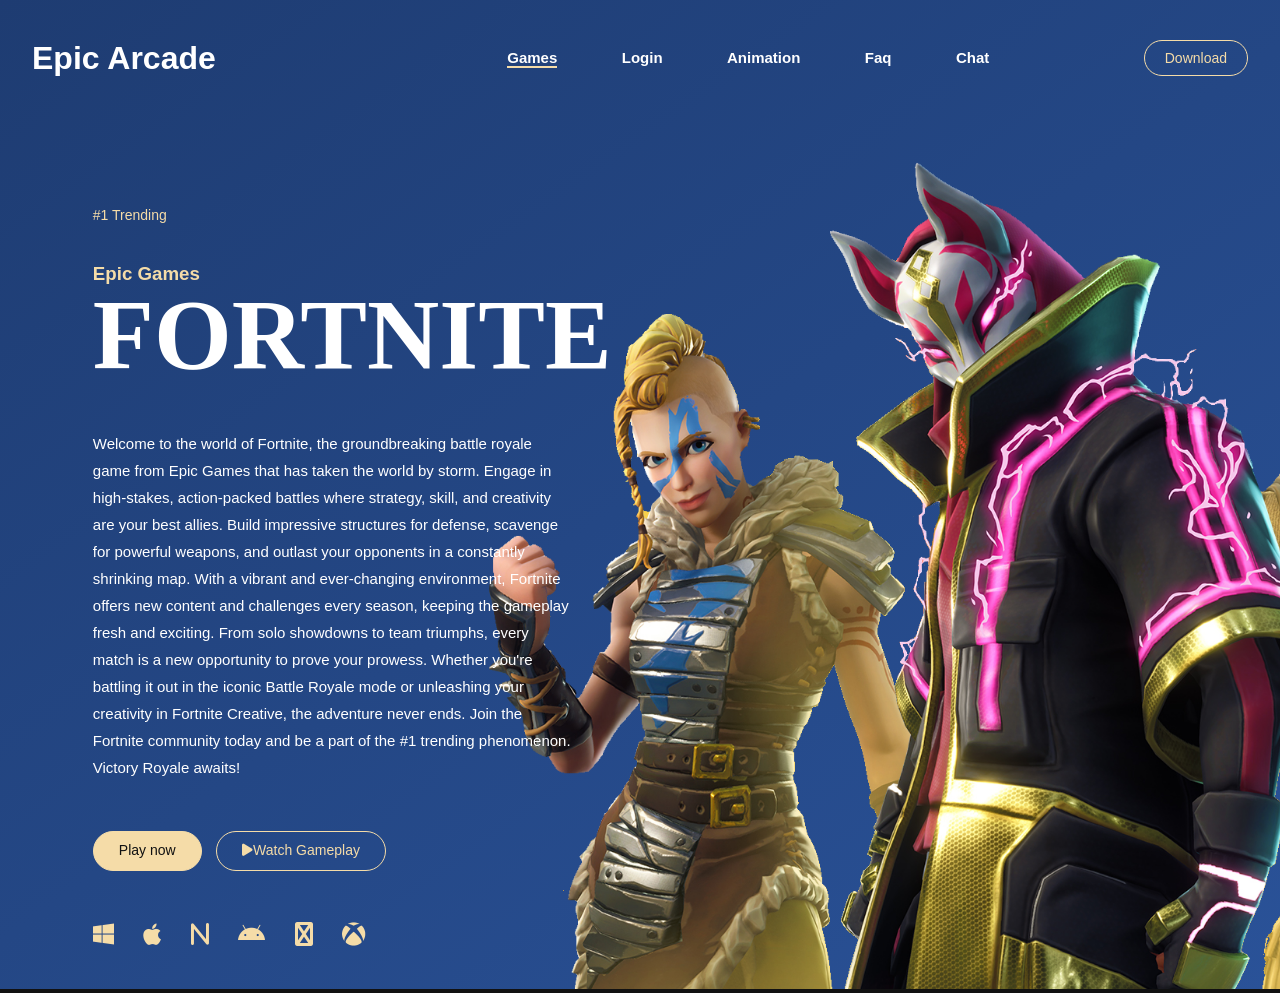
<file: index.html>
<!DOCTYPE html>
<html lang="en">

<head>
    <meta charset="UTF-8">
    <meta name="viewport" content="width=device-width, initial-scale=1.0">
    <link rel="stylesheet" href="style.css">
    <title>Gaming website with Html and CSS</title>
    <link rel="stylesheet" href="https://cdnjs.cloudflare.com/ajax/libs/font-awesome/6.6.0/css/all.min.css"
        integrity="sha512-Kc323vGBEqzTmouAECnVceyQqyqdsSiqLQISBL29aUW4U/M7pSPA/gEUZQqv1cwx4OnYxTxve5UMg5GT6L4JJg=="
        crossorigin="anonymous" referrerpolicy="no-referrer" />
</head>

<body>
    <section class="hero">
        <div class="main-width">
            <header>
                <div class="logo">
                    <h2>
                        <a href="#">Epic Arcade</a>
                    </h2>
                </div>

                <nav>
                    <ul>
                        <li class="active"><a href="GameSection/games.html">Games</a></li>
                        <li><a href="login.html">Login</a></li>
                        <li><a href=".3dSlider\new2.html">Animation</a></li>
                        <li><a href="#">Faq</a></li>
                        <li><a href="./chat/index.html">Chat</a></li>
                        <li class="btn"><a href="#">Download</a></li>
                    </ul>
                </nav>
            </header>

            <div class="content">
                <div class="main-text">
                    <h6>#1 Trending</h6>
                    <h3>Epic Games</h3>
                    <h1>FORTNITE</h1>
                    <p>Welcome to the world of Fortnite, the groundbreaking battle royale game from Epic Games that has
                        taken the world by storm. Engage in high-stakes, action-packed battles where strategy, skill,
                        and creativity are your best allies. Build impressive structures for defense, scavenge for
                        powerful weapons, and outlast your opponents in a constantly shrinking map. With a vibrant and
                        ever-changing environment, Fortnite offers new content and challenges every season, keeping the
                        gameplay fresh and exciting. From solo showdowns to team triumphs, every match is a new
                        opportunity to prove your prowess. Whether you're battling it out in the iconic Battle Royale
                        mode or unleashing your creativity in Fortnite Creative, the adventure never ends. Join the
                        Fortnite community today and be a part of the #1 trending phenomenon. Victory Royale awaits!</p>
                    <a href="chess/index.html">Play now</a>
                    <!-- http://localhost:5173/ -->
                    <a href="#" class="cta"><i class="fa-solid fa-play"></i>Watch Gameplay</a>
                </div>

                <div class="social">
                    <a href="#"><i class="fa-brands fa-windows"></i></a>
                    <a href="#"><i class="fa-brands fa-apple"></i></a>
                    <a href="#"><i class="fa-solid fa-n"></i></a>
                    <a href="#"><i class="fa-brands fa-android"></i></a>
                    <a href="#"><i class="fa-solid fa-playstation"></i></a>
                    <a href="#"><i class="fa-brands fa-xbox"></i></a>
                </div>

                <div class="image">
                    <img src="anime.png">
                </div>
            </div>
        </div>
    </section>
</body>

</html>
</file>
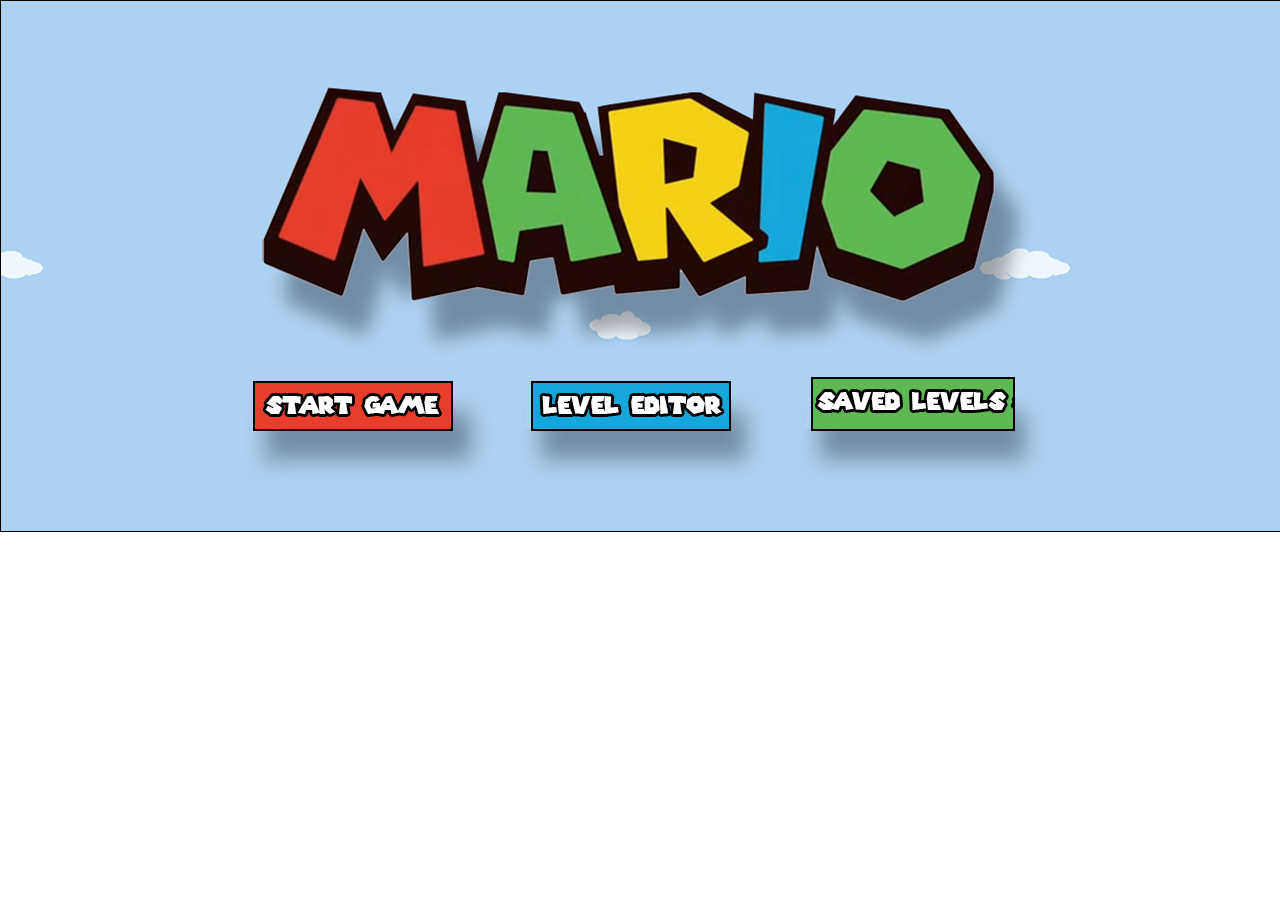
<file: SuperMario/index.html>
<!DOCTYPE html>
<html>

<head>
  <meta name="viewport" content="width=1280" />
  <title>Mario Maker</title>
  <link rel="stylesheet" type="text/css" href="css/style.css">
  <link rel="stylesheet" type="text/css" href="css/reset.css">
</head>

<body>

  <!-- main game -->
  <div class="main-wrapper">
    <canvas class="game-screen"></canvas>
  </div>

  <script src="js/View.js"></script>
  <script src="js/GameUI.js"></script>

  <script src="js/mainGame/GameSound.js"></script>
  <script src="js/mainGame/Element.js"></script>
  <script src="js/mainGame/PowerUp.js"></script>
  <script src="js/mainGame/Enemy.js"></script>
  <script src="js/mainGame/Bullet.js"></script>
  <script src="js/mainGame/Mario.js"></script>
  <script src="js/mainGame/Score.js"></script>
  <script src="js/mainGame/MarioGame.js"></script>

  <script src="js/levelEditor/Storage.js"></script>
  <script src="js/levelEditor/Editor.js"></script>
  <script src="js/levelEditor/CreatedLevels.js"></script>

  <script src="js/MarioMaker.js"></script>

  <script src="js/Preloader.js"></script>

</body>

</html>
</file>
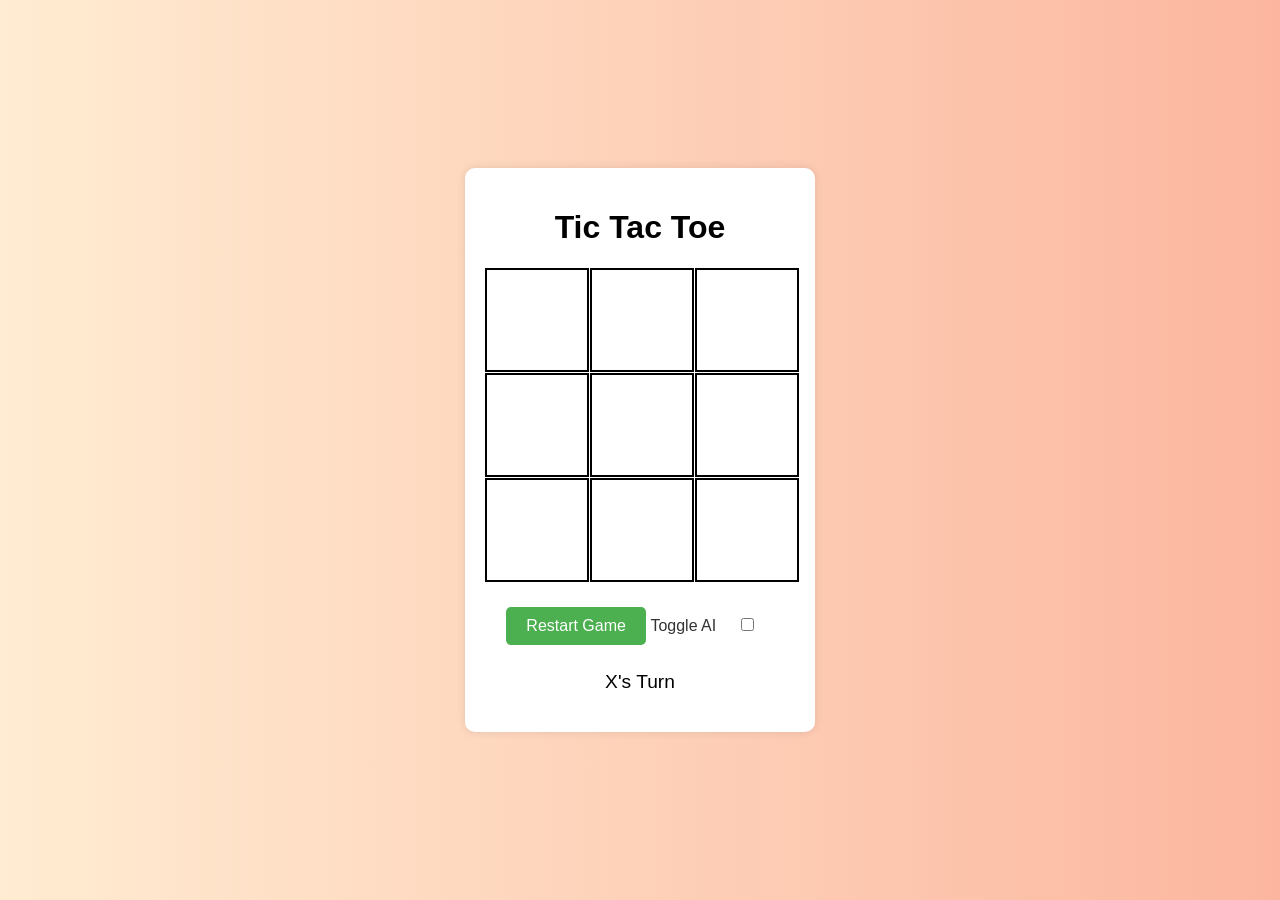
<file: tictactoe/index.html>
<!DOCTYPE html>
<html lang="en">
<head>
    <meta charset="UTF-8">
    <meta name="viewport" content="width=device-width, initial-scale=1.0">
    <title>Tic Tac Toe</title>
    <link rel="stylesheet" href="style.css">
</head>
<body>
    <div class="container">
        <h1>Tic Tac Toe</h1>
        <div class="board" id="board">
            <div class="cell" data-cell></div>
            <div class="cell" data-cell></div>
            <div class="cell" data-cell></div>
            <div class="cell" data-cell></div>
            <div class="cell" data-cell></div>
            <div class="cell" data-cell></div>
            <div class="cell" data-cell></div>
            <div class="cell" data-cell></div>
            <div class="cell" data-cell></div>
        </div>
        <button id="restartButton">Restart Game</button>
        <label for="modeToggle">Toggle AI</label>
        <input type="checkbox" id="modeToggle">
        <p id="message"></p>
    </div>
    <script src="script.js"></script>
</body>
</html>
</file>
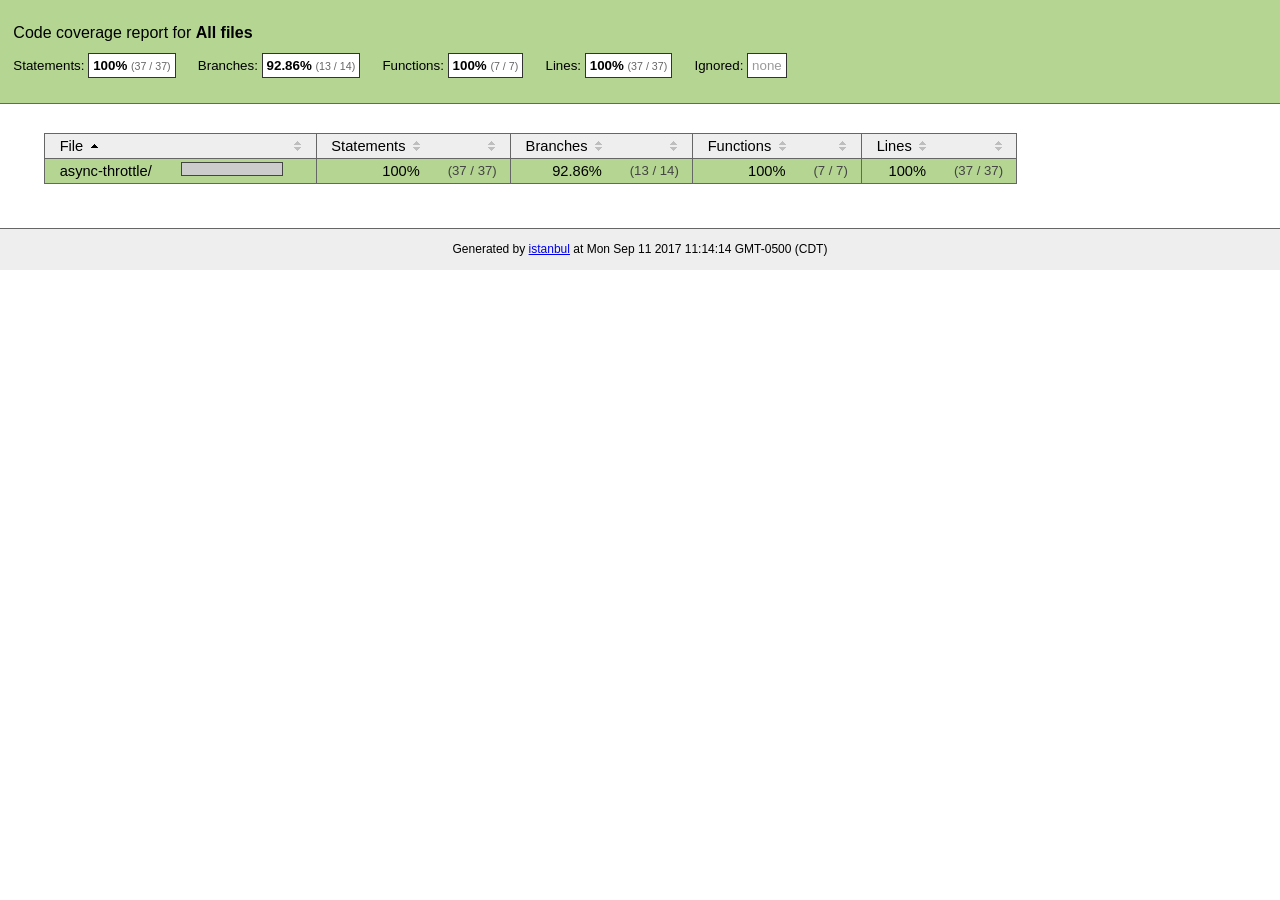
<file: chat/node_modules/async-limiter/coverage/lcov-report/index.html>
<!doctype html>
<html lang="en">
<head>
    <title>Code coverage report for All files</title>
    <meta charset="utf-8">
    <link rel="stylesheet" href="prettify.css">
    <link rel="stylesheet" href="base.css">
    <style type='text/css'>
        div.coverage-summary .sorter {
            background-image: url(sort-arrow-sprite.png);
        }
    </style>
</head>
<body>
<div class="header high">
    <h1>Code coverage report for <span class="entity">All files</span></h1>
    <h2>
        Statements: <span class="metric">100% <small>(37 / 37)</small></span> &nbsp;&nbsp;&nbsp;&nbsp;
        Branches: <span class="metric">92.86% <small>(13 / 14)</small></span> &nbsp;&nbsp;&nbsp;&nbsp;
        Functions: <span class="metric">100% <small>(7 / 7)</small></span> &nbsp;&nbsp;&nbsp;&nbsp;
        Lines: <span class="metric">100% <small>(37 / 37)</small></span> &nbsp;&nbsp;&nbsp;&nbsp;
        Ignored: <span class="metric"><span class="ignore-none">none</span></span> &nbsp;&nbsp;&nbsp;&nbsp;
    </h2>
    <div class="path"></div>
</div>
<div class="body">
<div class="coverage-summary">
<table>
<thead>
<tr>
   <th data-col="file" data-fmt="html" data-html="true" class="file">File</th>
   <th data-col="pic" data-type="number" data-fmt="html" data-html="true" class="pic"></th>
   <th data-col="statements" data-type="number" data-fmt="pct" class="pct">Statements</th>
   <th data-col="statements_raw" data-type="number" data-fmt="html" class="abs"></th>
   <th data-col="branches" data-type="number" data-fmt="pct" class="pct">Branches</th>
   <th data-col="branches_raw" data-type="number" data-fmt="html" class="abs"></th>
   <th data-col="functions" data-type="number" data-fmt="pct" class="pct">Functions</th>
   <th data-col="functions_raw" data-type="number" data-fmt="html" class="abs"></th>
   <th data-col="lines" data-type="number" data-fmt="pct" class="pct">Lines</th>
   <th data-col="lines_raw" data-type="number" data-fmt="html" class="abs"></th>
</tr>
</thead>
<tbody><tr>
	<td class="file high" data-value="async-throttle/"><a href="async-throttle/index.html">async-throttle/</a></td>
	<td data-value="100" class="pic high"><span class="cover-fill cover-full" style="width: 100px;"></span><span class="cover-empty" style="width:0px;"></span></td>
	<td data-value="100" class="pct high">100%</td>
	<td data-value="37" class="abs high">(37&nbsp;/&nbsp;37)</td>
	<td data-value="92.86" class="pct high">92.86%</td>
	<td data-value="14" class="abs high">(13&nbsp;/&nbsp;14)</td>
	<td data-value="100" class="pct high">100%</td>
	<td data-value="7" class="abs high">(7&nbsp;/&nbsp;7)</td>
	<td data-value="100" class="pct high">100%</td>
	<td data-value="37" class="abs high">(37&nbsp;/&nbsp;37)</td>
	</tr>

</tbody>
</table>
</div>
</div>
<div class="footer">
    <div class="meta">Generated by <a href="http://istanbul-js.org/" target="_blank">istanbul</a> at Mon Sep 11 2017 11:14:14 GMT-0500 (CDT)</div>
</div>
<script src="prettify.js"></script>
<script>
window.onload = function () {
        if (typeof prettyPrint === 'function') {
            prettyPrint();
        }
};
</script>
<script src="sorter.js"></script>
</body>
</html>
</file>
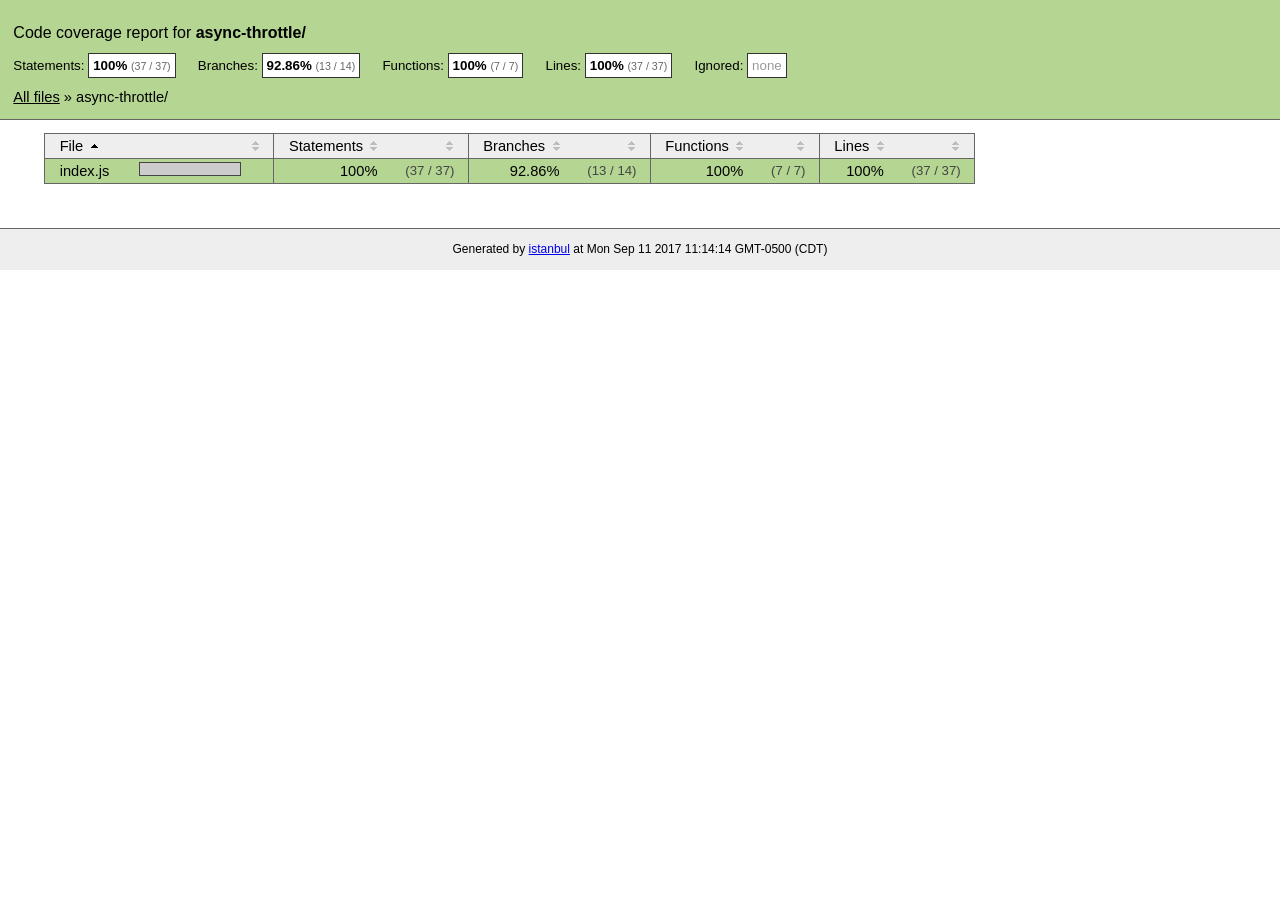
<file: chat/node_modules/async-limiter/coverage/lcov-report/async-throttle/index.html>
<!doctype html>
<html lang="en">
<head>
    <title>Code coverage report for async-throttle/</title>
    <meta charset="utf-8">
    <link rel="stylesheet" href="../prettify.css">
    <link rel="stylesheet" href="../base.css">
    <style type='text/css'>
        div.coverage-summary .sorter {
            background-image: url(../sort-arrow-sprite.png);
        }
    </style>
</head>
<body>
<div class="header high">
    <h1>Code coverage report for <span class="entity">async-throttle/</span></h1>
    <h2>
        Statements: <span class="metric">100% <small>(37 / 37)</small></span> &nbsp;&nbsp;&nbsp;&nbsp;
        Branches: <span class="metric">92.86% <small>(13 / 14)</small></span> &nbsp;&nbsp;&nbsp;&nbsp;
        Functions: <span class="metric">100% <small>(7 / 7)</small></span> &nbsp;&nbsp;&nbsp;&nbsp;
        Lines: <span class="metric">100% <small>(37 / 37)</small></span> &nbsp;&nbsp;&nbsp;&nbsp;
        Ignored: <span class="metric"><span class="ignore-none">none</span></span> &nbsp;&nbsp;&nbsp;&nbsp;
    </h2>
    <div class="path"><a href="../index.html">All files</a> &#187; async-throttle/</div>
</div>
<div class="body">
<div class="coverage-summary">
<table>
<thead>
<tr>
   <th data-col="file" data-fmt="html" data-html="true" class="file">File</th>
   <th data-col="pic" data-type="number" data-fmt="html" data-html="true" class="pic"></th>
   <th data-col="statements" data-type="number" data-fmt="pct" class="pct">Statements</th>
   <th data-col="statements_raw" data-type="number" data-fmt="html" class="abs"></th>
   <th data-col="branches" data-type="number" data-fmt="pct" class="pct">Branches</th>
   <th data-col="branches_raw" data-type="number" data-fmt="html" class="abs"></th>
   <th data-col="functions" data-type="number" data-fmt="pct" class="pct">Functions</th>
   <th data-col="functions_raw" data-type="number" data-fmt="html" class="abs"></th>
   <th data-col="lines" data-type="number" data-fmt="pct" class="pct">Lines</th>
   <th data-col="lines_raw" data-type="number" data-fmt="html" class="abs"></th>
</tr>
</thead>
<tbody><tr>
	<td class="file high" data-value="index.js"><a href="index.js.html">index.js</a></td>
	<td data-value="100" class="pic high"><span class="cover-fill cover-full" style="width: 100px;"></span><span class="cover-empty" style="width:0px;"></span></td>
	<td data-value="100" class="pct high">100%</td>
	<td data-value="37" class="abs high">(37&nbsp;/&nbsp;37)</td>
	<td data-value="92.86" class="pct high">92.86%</td>
	<td data-value="14" class="abs high">(13&nbsp;/&nbsp;14)</td>
	<td data-value="100" class="pct high">100%</td>
	<td data-value="7" class="abs high">(7&nbsp;/&nbsp;7)</td>
	<td data-value="100" class="pct high">100%</td>
	<td data-value="37" class="abs high">(37&nbsp;/&nbsp;37)</td>
	</tr>

</tbody>
</table>
</div>
</div>
<div class="footer">
    <div class="meta">Generated by <a href="http://istanbul-js.org/" target="_blank">istanbul</a> at Mon Sep 11 2017 11:14:14 GMT-0500 (CDT)</div>
</div>
<script src="../prettify.js"></script>
<script>
window.onload = function () {
        if (typeof prettyPrint === 'function') {
            prettyPrint();
        }
};
</script>
<script src="../sorter.js"></script>
</body>
</html>
</file>
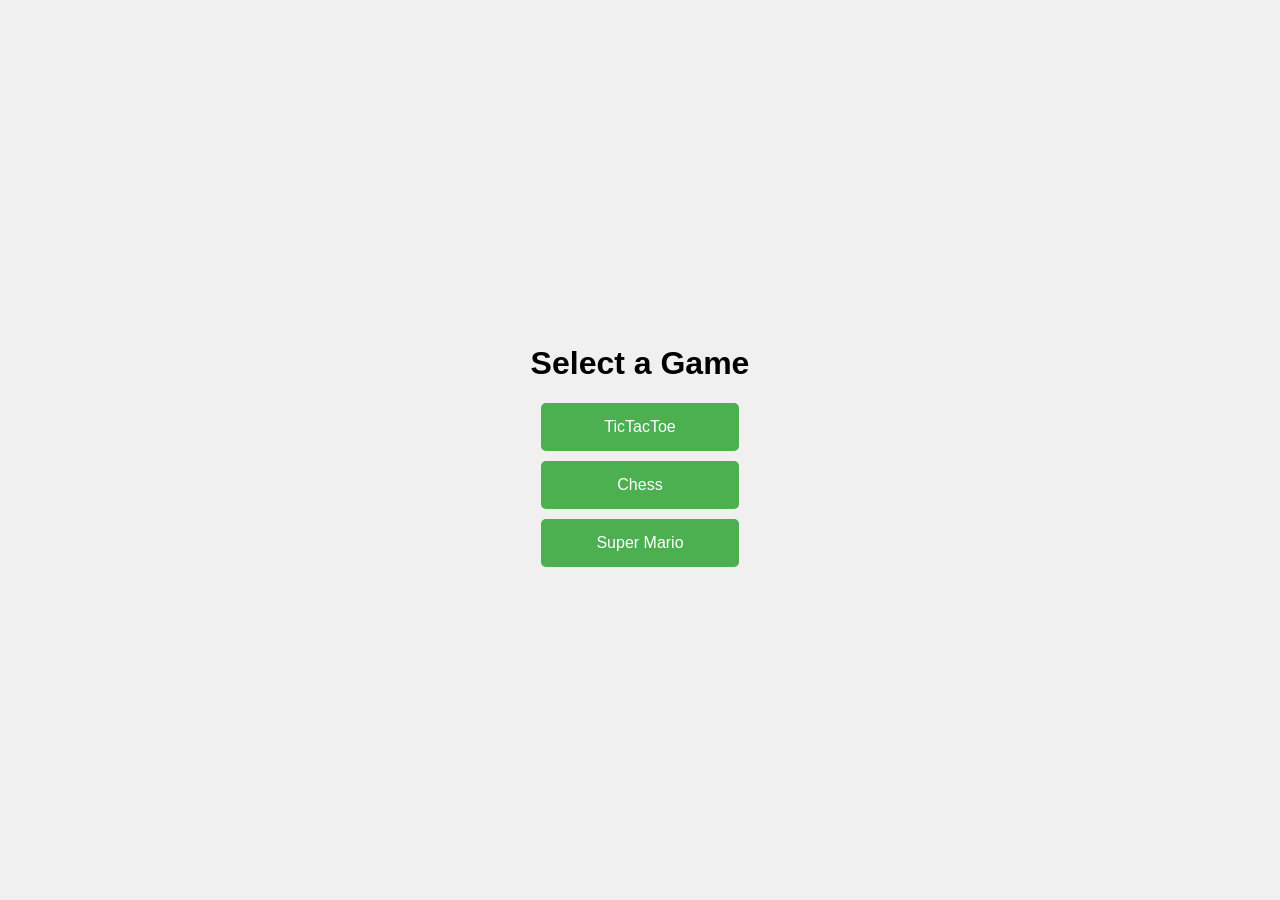
<file: GameSection/games.html>
<!DOCTYPE html>
<html lang="en">

<head>
    <meta charset="UTF-8">
    <meta name="viewport" content="width=device-width, initial-scale=1.0">
    <title>Game Section</title>
    <link rel="stylesheet" href="styles.css">
</head>

<body>
    <div id="game-selection">
        <h1>Select a Game</h1>
        <div class="game" onclick="openGame('../tictactoe/index.html')">TicTacToe</div>
        <div class="game" onclick="openGame('../chess/index.html')">Chess</div>
        <div class="game" onclick="openGame('../SuperMario/index.html')">Super Mario</div>

    </div>
    <script src="script.js"></script>
</body>

</html>
</file>
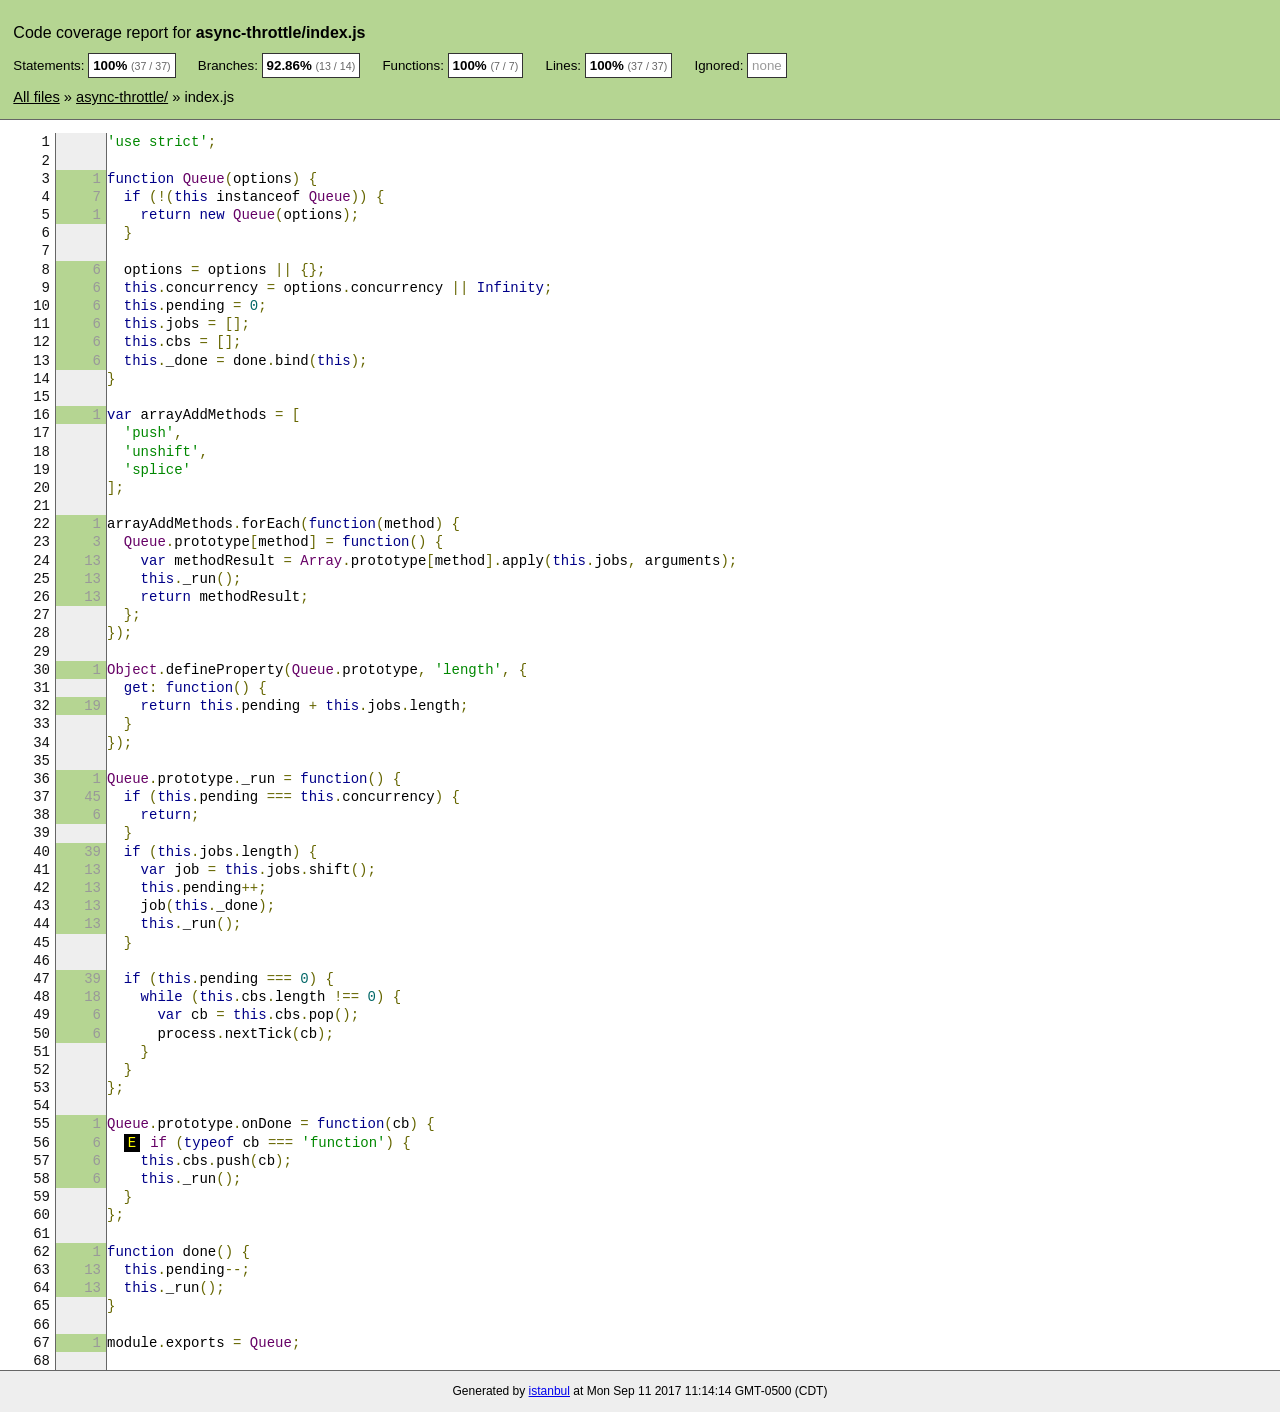
<file: chat/node_modules/async-limiter/coverage/lcov-report/async-throttle/index.js.html>
<!doctype html>
<html lang="en">
<head>
    <title>Code coverage report for async-throttle/index.js</title>
    <meta charset="utf-8">
    <link rel="stylesheet" href="../prettify.css">
    <link rel="stylesheet" href="../base.css">
    <style type='text/css'>
        div.coverage-summary .sorter {
            background-image: url(../sort-arrow-sprite.png);
        }
    </style>
</head>
<body>
<div class="header high">
    <h1>Code coverage report for <span class="entity">async-throttle/index.js</span></h1>
    <h2>
        Statements: <span class="metric">100% <small>(37 / 37)</small></span> &nbsp;&nbsp;&nbsp;&nbsp;
        Branches: <span class="metric">92.86% <small>(13 / 14)</small></span> &nbsp;&nbsp;&nbsp;&nbsp;
        Functions: <span class="metric">100% <small>(7 / 7)</small></span> &nbsp;&nbsp;&nbsp;&nbsp;
        Lines: <span class="metric">100% <small>(37 / 37)</small></span> &nbsp;&nbsp;&nbsp;&nbsp;
        Ignored: <span class="metric"><span class="ignore-none">none</span></span> &nbsp;&nbsp;&nbsp;&nbsp;
    </h2>
    <div class="path"><a href="../index.html">All files</a> &#187; <a href="index.html">async-throttle/</a> &#187; index.js</div>
</div>
<div class="body">
<pre><table class="coverage">
<tr><td class="line-count">1
2
3
4
5
6
7
8
9
10
11
12
13
14
15
16
17
18
19
20
21
22
23
24
25
26
27
28
29
30
31
32
33
34
35
36
37
38
39
40
41
42
43
44
45
46
47
48
49
50
51
52
53
54
55
56
57
58
59
60
61
62
63
64
65
66
67
68</td><td class="line-coverage"><span class="cline-any cline-neutral">&nbsp;</span>
<span class="cline-any cline-neutral">&nbsp;</span>
<span class="cline-any cline-yes">1</span>
<span class="cline-any cline-yes">7</span>
<span class="cline-any cline-yes">1</span>
<span class="cline-any cline-neutral">&nbsp;</span>
<span class="cline-any cline-neutral">&nbsp;</span>
<span class="cline-any cline-yes">6</span>
<span class="cline-any cline-yes">6</span>
<span class="cline-any cline-yes">6</span>
<span class="cline-any cline-yes">6</span>
<span class="cline-any cline-yes">6</span>
<span class="cline-any cline-yes">6</span>
<span class="cline-any cline-neutral">&nbsp;</span>
<span class="cline-any cline-neutral">&nbsp;</span>
<span class="cline-any cline-yes">1</span>
<span class="cline-any cline-neutral">&nbsp;</span>
<span class="cline-any cline-neutral">&nbsp;</span>
<span class="cline-any cline-neutral">&nbsp;</span>
<span class="cline-any cline-neutral">&nbsp;</span>
<span class="cline-any cline-neutral">&nbsp;</span>
<span class="cline-any cline-yes">1</span>
<span class="cline-any cline-yes">3</span>
<span class="cline-any cline-yes">13</span>
<span class="cline-any cline-yes">13</span>
<span class="cline-any cline-yes">13</span>
<span class="cline-any cline-neutral">&nbsp;</span>
<span class="cline-any cline-neutral">&nbsp;</span>
<span class="cline-any cline-neutral">&nbsp;</span>
<span class="cline-any cline-yes">1</span>
<span class="cline-any cline-neutral">&nbsp;</span>
<span class="cline-any cline-yes">19</span>
<span class="cline-any cline-neutral">&nbsp;</span>
<span class="cline-any cline-neutral">&nbsp;</span>
<span class="cline-any cline-neutral">&nbsp;</span>
<span class="cline-any cline-yes">1</span>
<span class="cline-any cline-yes">45</span>
<span class="cline-any cline-yes">6</span>
<span class="cline-any cline-neutral">&nbsp;</span>
<span class="cline-any cline-yes">39</span>
<span class="cline-any cline-yes">13</span>
<span class="cline-any cline-yes">13</span>
<span class="cline-any cline-yes">13</span>
<span class="cline-any cline-yes">13</span>
<span class="cline-any cline-neutral">&nbsp;</span>
<span class="cline-any cline-neutral">&nbsp;</span>
<span class="cline-any cline-yes">39</span>
<span class="cline-any cline-yes">18</span>
<span class="cline-any cline-yes">6</span>
<span class="cline-any cline-yes">6</span>
<span class="cline-any cline-neutral">&nbsp;</span>
<span class="cline-any cline-neutral">&nbsp;</span>
<span class="cline-any cline-neutral">&nbsp;</span>
<span class="cline-any cline-neutral">&nbsp;</span>
<span class="cline-any cline-yes">1</span>
<span class="cline-any cline-yes">6</span>
<span class="cline-any cline-yes">6</span>
<span class="cline-any cline-yes">6</span>
<span class="cline-any cline-neutral">&nbsp;</span>
<span class="cline-any cline-neutral">&nbsp;</span>
<span class="cline-any cline-neutral">&nbsp;</span>
<span class="cline-any cline-yes">1</span>
<span class="cline-any cline-yes">13</span>
<span class="cline-any cline-yes">13</span>
<span class="cline-any cline-neutral">&nbsp;</span>
<span class="cline-any cline-neutral">&nbsp;</span>
<span class="cline-any cline-yes">1</span>
<span class="cline-any cline-neutral">&nbsp;</span></td><td class="text"><pre class="prettyprint lang-js">'use strict';
&nbsp;
function Queue(options) {
  if (!(this instanceof Queue)) {
    return new Queue(options);
  }
&nbsp;
  options = options || {};
  this.concurrency = options.concurrency || Infinity;
  this.pending = 0;
  this.jobs = [];
  this.cbs = [];
  this._done = done.bind(this);
}
&nbsp;
var arrayAddMethods = [
  'push',
  'unshift',
  'splice'
];
&nbsp;
arrayAddMethods.forEach(function(method) {
  Queue.prototype[method] = function() {
    var methodResult = Array.prototype[method].apply(this.jobs, arguments);
    this._run();
    return methodResult;
  };
});
&nbsp;
Object.defineProperty(Queue.prototype, 'length', {
  get: function() {
    return this.pending + this.jobs.length;
  }
});
&nbsp;
Queue.prototype._run = function() {
  if (this.pending === this.concurrency) {
    return;
  }
  if (this.jobs.length) {
    var job = this.jobs.shift();
    this.pending++;
    job(this._done);
    this._run();
  }
&nbsp;
  if (this.pending === 0) {
    while (this.cbs.length !== 0) {
      var cb = this.cbs.pop();
      process.nextTick(cb);
    }
  }
};
&nbsp;
Queue.prototype.onDone = function(cb) {
  <span class="missing-if-branch" title="else path not taken" >E</span>if (typeof cb === 'function') {
    this.cbs.push(cb);
    this._run();
  }
};
&nbsp;
function done() {
  this.pending--;
  this._run();
}
&nbsp;
module.exports = Queue;
&nbsp;</pre></td></tr>
</table></pre>

</div>
<div class="footer">
    <div class="meta">Generated by <a href="http://istanbul-js.org/" target="_blank">istanbul</a> at Mon Sep 11 2017 11:14:14 GMT-0500 (CDT)</div>
</div>
<script src="../prettify.js"></script>
<script>
window.onload = function () {
        if (typeof prettyPrint === 'function') {
            prettyPrint();
        }
};
</script>
<script src="../sorter.js"></script>
</body>
</html>
</file>
<file: style.css>
* {
    padding: 0;
    margin: 0;
    box-sizing: border-box;
    font-family: 'Arial', sans-serif;
}

body {
    overflow-x: hidden;
    background: #111;
    color: #fff;
}

.main-width {
    width: 1400px;
    max-width: 95%;
    margin: 0 auto;
}

.hero {
    height: 100%;
    width: 100%;
    min-height: 100vh;
    background: linear-gradient(145deg, #1e3c72, #2a5298);
    position: relative;
}

.hero header .logo h2 a {
    font-size: 32px;
    font-weight: 600;
    text-decoration: none;
    color: #fff;
}

.hero header {
    display: flex;
    align-items: center;
    justify-content: space-between;
    padding: 40px 0 30px;
}

nav ul li {
    list-style: none;
    display: inline-block;
}

nav ul li a {
    text-decoration: none;
    color: #fff;
    margin-left: 60px;
    font-size: 15px;
    font-weight: 600;
    border-bottom: 2px solid transparent;
    transition: 0.4s;
}

nav ul li:not(:last-child) a:hover,
nav ul li:not(:last-child) a:focus {
    border-bottom: 2px solid #f5dca8;
}

nav ul li.active a {
    border-bottom: 2px solid #f5dca8;
}

nav ul li.btn a {
    background: transparent;
    color: #f5dca8;
    border: 1px solid #f5dca8;
    padding: 9px 20px;
    border-radius: 30px;
    line-height: 1.4;
    font-size: 14px;
    font-weight: 500;
    margin-left: 150px;
    transition: 0.4s;
}

nav ul li.btn a:hover {
    background-color: #f5dca8;
    color: #111;
}

.content {
    padding-top: 100px;
    text-align: left;
    padding-left: 5%; 
}

.content .main-text {
    position: relative;
    z-index: 2;
    margin-bottom: 50px;
}

.content .main-text h6 {
    font-size: 14px;
    font-weight: 400;
    color: #f5dca8;
    margin-bottom: 40px;
}

.content .main-text h1 {
    font-size: 100px;
    line-height: 1;
    color: #fff;
    margin: 0 0 45px;
    font-family: 'Permanent Marker', cursive;
}

.content .main-text h3 {
    font-weight: 600;
    color: #f5dca8;
}

.content .main-text p {
    max-width: 100%;
    width: 480px;
    color: #fff;
    line-height: 1.8;
    font-size: 15px;
    margin: 0 0 50px;
}

.content .main-text a {
    display: inline-block;
    text-decoration: none;
    color: #111;
    background: #f5dca8;
    border: 1px solid #f5dca8;
    padding: 9px 25px;
    line-height: 1.4;
    border-radius: 30px;
    font-size: 14px;
    font-weight: 500;
    margin-right: 10px;
    transition: 0.4s;
}

.content .main-text a:hover {
    transform: scale(1.1);
    background: transparent;
    color: #f5dca8;
}

.content .main-text a.cta {
    background: transparent;
    color: #f5dca8;
    border: 1px solid #f5dca8;
}

.content .main-text a.cta:hover {
    background: #f5dca8;
    color: #111;
}

.content .social {
    margin-top: 50px;
    padding-bottom: 40px;
}

.content .social a {
    display: inline-block;
    color: #f5dca8;
    margin-right: 25px;
    font-size: 24px;
    transition: 0.4s;
}

.content .social a:hover {
    transform: scale(1.2);
    color: #fff;
}

.image {
    position: absolute;
    width: 65%;
    height: 85%;
    bottom: 0;
    right: 0;
    text-align: right;
}

.image img {
    height: 100%;
}
</file>
<file: SuperMario/css/style.css>
@font-face {
  font-family: SuperMario256;
  src: url('../fonts/SuperMario256.ttf');
}

.start-screen {
  width: 1280px;
  height: 530px;
  margin: 0 auto;
  border: 1px solid black;
  background: url('../images/start-screen.png');
  position: relative;
}

.editor-screen {
  width: 1280px;
  height: 480px;
  margin: 0 auto;
  border: 1px solid black;
  background: url('../images/bg.png');
  position: relative;
  overflow: hidden;
  display: none;
}

.game-screen {
  width: 1280px;
  height: 480px;
  border: 1px solid black;
  border-top: none;
  background: url('../images/bg.png');
  display: none;
  margin: 0 auto;
}

.score-wrapper {
  padding-left: 40px;
  width: 1240px;
  margin: 0 auto;
  height: 50px;
  display: none;
  border: 1px solid black;
  border-bottom: none;
  line-height: 50px;
  font-size: 20px;
  background-color: #add1f3;
  font-family: SuperMario256;
  color: #ffffff;
}

.life-count {
  background: url('../images/mario-head.png') left center no-repeat;
  width: 100px;
  float: left;
  padding-left: 40px;
}

.coin-score {
  background: url('../images/coin.png') left center no-repeat;
  width: 150px;
  float: left;
  padding-left: 40px;
}

.level-num {
  width: 150px;
  float: left;
}

.total-score {
  float: left;
}
.cell {
  width: 31px;
  height: 31px;
  border: 1px solid blue;
}

.active {
  width: 31px;
  height: 31px;
  border: 1px solid blue;
  background: red;
  opacity: 0.5;
}

.element-wrapper {
  width: 1280px;
  height: 130px;
  background: #d2d2d2;
  margin: 0 auto;
  border: 1px solid black;
  display: none;
}

.platform {
  width: 31px;
  height: 31px;
  background: url('../images/elements.png') 0 0;
}

.coin-box {
  width: 31px;
  height: 31px;
  background: url('../images/elements.png') -32px 0;
}

.power-up-box {
  width: 31px;
  height: 31px;
  background: url('../images/elements.png') -64px 0;
}

.useless-box {
  width: 31px;
  height: 31px;
  background: url('../images/elements.png') -96px 0;
}

.flag-pole {
  width: 31px;
  height: 31px;
  background: url('../images/elements.png') -128px 0;
}

.flag {
  width: 31px;
  height: 31px;
  background: url('../images/elements.png') -160px 0;
}

.pipe-left {
  width: 31px;
  height: 31px;
  background: url('../images/elements.png') -192px 0;
}

.pipe-right {
  width: 31px;
  height: 31px;
  background: url('../images/elements.png') -224px 0;
}

.pipe-top-left {
  width: 31px;
  height: 31px;
  background: url('../images/elements.png') -256px 0;
}

.pipe-top-right {
  width: 31px;
  height: 31px;
  background: url('../images/elements.png') -288px 0;
}

.goomba {
  width: 31px;
  height: 31px;
  background: url('../images/enemies.png') 0 0;
}

.right-arrow {
  width: 60px;
  height: 60px;
  top: 215px;
  right: 0;
  background: url('../images/slider-right.png');
  position: absolute;
}

.left-arrow {
  width: 60px;
  height: 60px;
  top: 215px;
  left: 0;
  background: url('../images/slider-left.png');
  position: absolute;
}

.element-wrapper * {
  margin: 10px;
  float: left;
}

.lvl-size {
  clear: both;
  float: left;
  width: 115px;
  height: 32px;
  background: url('../images/lvl-size.png');
  margin-right: 10px;
}

.grid-small-btn {
  float: left;
  width: 64px;
  height: 32px;
  background: url('../images/grid-small-btn.png');
  border: none;
  margin-right: 10px;
}

.grid-medium-btn:selected {
  background: red;
}

.grid-medium-btn {
  float: left;
  width: 96px;
  height: 32px;
  background: url('../images/grid-medium-btn.png');
  border: none;
  margin-right: 10px;
}

.grid-large-btn {
  float: left;
  width: 128px;
  height: 32px;
  background: url('../images/grid-large-btn.png');
  border: none;
  margin-right: 10px;
}

.save-map-btn {
  float: right;
  width: 100px;
  height: 100px;
  background: url('../images/save-map-btn.png');
  border: none;
  border: 2px solid black;
  margin-right: 10px;
  margin-top: -35px;
}

.clear-map-btn {
  float: right;
  width: 100px;
  height: 100px;
  background: url('../images/clear-map-btn.png');
  border: none;
  border: 2px solid black;
  margin-right: 10px;
  margin-top: -35px;
}

.levels-wrapper {
  width: 1280px;
  height: 530px;
  margin: 0 auto;
  border: 1px solid black;
  position: relative;
  overflow: hidden;
  display: none;
  background: url('../images/bg.png');
}

.start-btn {
  width: 200px;
  height: 50px;
  color: #ffffff;
  background: url('../images/start-btn.png');
  position: absolute;
  bottom: 100px;
  left: 252px;
  border: 2px solid black;
}

.editor-btn {
  width: 200px;
  height: 50px;
  background: url('../images/editor-btn.png');
  position: absolute;
  bottom: 100px;
  left: 530px;
  color: #ffffff;
  border: 2px solid black;
}

.created-btn {
  width: 200px;
  height: 50px;
  background: url('../images/saved-btn.png');
  position: absolute;
  bottom: 100px;
  left: 810px;
  color: #ffffff;
  border: 2px solid black;
}

.back-btn {
  width: 200px;
  height: 50px;
  background: url('../images/back-btn.png');
  color: #ffffff;
  border: 2px solid black;
  margin: 10px;
  display: none;
}

.level-btn {
  font-family: SuperMario256;
  font-size: 25px;
  float: left;
  line-height: 50px;
  text-align: center;
  width: 248px;
  height: 50px;
  color: #ffffff;
  border: 2px solid black;
  margin: 2px;
  text-transform: uppercase;
  font-weight: bold;
  background: #15a7d9;
}

.delete-all-btn {
  width: 100px;
  height: 100px;
  background: url('../images/delete-all-btn.png');
  color: #ffffff;
  border: 2px solid black;
  margin: 10px;
  position: absolute;
  bottom: 10px;
  right: 10px;
}

.btn-wrapper {
  width: 1280px;
  height: 100px;
  margin: 0 auto;
}

.no-maps {
  width: 1000px;
  text-align: center;
  font-family: SuperMario256;
  font-size: 25px;
  margin: 0 auto;
  color: #ffffff;
  background: #5fb952;
  border: 2px solid black;
}

.loading-percentage {
  font-size: 60px;
  font-family: SuperMario256;
  text-align: center;
  padding: 100px;
}

.fb-comments {
  margin: 0 auto;
}
</file>
<file: tictactoe/style.css>
body {
    display: flex;
    justify-content: center;
    align-items: center;
    height: 100vh;
    background: linear-gradient(to right, #ffecd2, #fcb69f);
    font-family: Arial, sans-serif;
    margin: 0;
}

.container {
    text-align: center;
    background: #fff;
    padding: 20px;
    border-radius: 10px;
    box-shadow: 0 0 10px rgba(0, 0, 0, 0.1);
}

.board {
    display: grid;
    grid-template-columns: repeat(3, 100px);
    grid-template-rows: repeat(3, 100px);
    gap: 5px;
    margin: 20px auto;
    transition: background-color 0.3s ease;
}

.cell {
    width: 100px;
    height: 100px;
    background-color: #fff;
    border: 2px solid #000;
    display: flex;
    justify-content: center;
    align-items: center;
    font-size: 2em;
    cursor: pointer;
    transition: background-color 0.3s ease, transform 0.3s ease;
}

.cell:hover {
    background-color: #f0f0f0;
}

.cell.x::before {
    content: "X";
    color: blue;
    transform: scale(0);
    animation: pop-in 0.3s forwards;
}

.cell.o::before {
    content: "O";
    color: red;
    transform: scale(0);
    animation: pop-in 0.3s forwards;
}

.cell.win {
    background-color: #d4edda;
}

#restartButton {
    padding: 10px 20px;
    font-size: 1em;
    cursor: pointer;
    background-color: #4caf50;
    color: white;
    border: none;
    border-radius: 5px;
    transition: background-color 0.3s ease;
}

#restartButton:hover {
    background-color: #45a049;
}

#modeToggle {
    margin: 20px;
    font-size: 1em;
}

#message {
    margin-top: 20px;
    font-size: 1.2em;
}

label {
    font-size: 1em;
    color: #333;
}

@keyframes pop-in {
    to {
        transform: scale(1);
    }
}
</file>
<file: chat/node_modules/async-limiter/coverage/lcov-report/prettify.css>
.pln{color:#000}@media screen{.str{color:#080}.kwd{color:#008}.com{color:#800}.typ{color:#606}.lit{color:#066}.pun,.opn,.clo{color:#660}.tag{color:#008}.atn{color:#606}.atv{color:#080}.dec,.var{color:#606}.fun{color:red}}@media print,projection{.str{color:#060}.kwd{color:#006;font-weight:bold}.com{color:#600;font-style:italic}.typ{color:#404;font-weight:bold}.lit{color:#044}.pun,.opn,.clo{color:#440}.tag{color:#006;font-weight:bold}.atn{color:#404}.atv{color:#060}}pre.prettyprint{padding:2px;border:1px solid #888}ol.linenums{margin-top:0;margin-bottom:0}li.L0,li.L1,li.L2,li.L3,li.L5,li.L6,li.L7,li.L8{list-style-type:none}li.L1,li.L3,li.L5,li.L7,li.L9{background:#eee}
</file>
<file: chat/node_modules/async-limiter/coverage/lcov-report/base.css>
body, html {
    margin:0; padding: 0;
}
body {
    font-family: Helvetica Neue, Helvetica,Arial;
    font-size: 10pt;
}
div.header, div.footer {
    background: #eee;
    padding: 1em;
}
div.header {
    z-index: 100;
    position: fixed;
    top: 0;
    border-bottom: 1px solid #666;
    width: 100%;
}
div.footer {
    border-top: 1px solid #666;
}
div.body {
    margin-top: 10em;
}
div.meta {
    font-size: 90%;
    text-align: center;
}
h1, h2, h3 {
    font-weight: normal;
}
h1 {
    font-size: 12pt;
}
h2 {
    font-size: 10pt;
}
pre {
    font-family: Consolas, Menlo, Monaco, monospace;
    margin: 0;
    padding: 0;
    line-height: 1.3;
    font-size: 14px;
    -moz-tab-size: 2;
    -o-tab-size:  2;
    tab-size: 2;
}

div.path { font-size: 110%; }
div.path a:link, div.path a:visited { color: #000; }
table.coverage { border-collapse: collapse; margin:0; padding: 0 }

table.coverage td {
    margin: 0;
    padding: 0;
    color: #111;
    vertical-align: top;
}
table.coverage td.line-count {
    width: 50px;
    text-align: right;
    padding-right: 5px;
}
table.coverage td.line-coverage {
    color: #777 !important;
    text-align: right;
    border-left: 1px solid #666;
    border-right: 1px solid #666;
}

table.coverage td.text {
}

table.coverage td span.cline-any {
    display: inline-block;
    padding: 0 5px;
    width: 40px;
}
table.coverage td span.cline-neutral {
    background: #eee;
}
table.coverage td span.cline-yes {
    background: #b5d592;
    color: #999;
}
table.coverage td span.cline-no {
    background: #fc8c84;
}

.cstat-yes { color: #111; }
.cstat-no { background: #fc8c84; color: #111; }
.fstat-no { background: #ffc520; color: #111 !important; }
.cbranch-no { background:  yellow !important; color: #111; }

.cstat-skip { background: #ddd; color: #111; }
.fstat-skip { background: #ddd; color: #111 !important; }
.cbranch-skip { background: #ddd !important; color: #111; }

.missing-if-branch {
    display: inline-block;
    margin-right: 10px;
    position: relative;
    padding: 0 4px;
    background: black;
    color: yellow;
}

.skip-if-branch {
    display: none;
    margin-right: 10px;
    position: relative;
    padding: 0 4px;
    background: #ccc;
    color: white;
}

.missing-if-branch .typ, .skip-if-branch .typ {
    color: inherit !important;
}

.entity, .metric { font-weight: bold; }
.metric { display: inline-block; border: 1px solid #333; padding: 0.3em; background: white; }
.metric small { font-size: 80%; font-weight: normal; color: #666; }

div.coverage-summary table { border-collapse: collapse; margin: 3em; font-size: 110%; }
div.coverage-summary td, div.coverage-summary table  th { margin: 0; padding: 0.25em 1em; border-top: 1px solid #666; border-bottom: 1px solid #666; }
div.coverage-summary th { text-align: left; border: 1px solid #666; background: #eee; font-weight: normal; }
div.coverage-summary th.file { border-right: none !important; }
div.coverage-summary th.pic { border-left: none !important; text-align: right; }
div.coverage-summary th.pct { border-right: none !important; }
div.coverage-summary th.abs { border-left: none !important; text-align: right; }
div.coverage-summary td.pct { text-align: right; border-left: 1px solid #666; }
div.coverage-summary td.abs { text-align: right; font-size: 90%; color: #444; border-right: 1px solid #666; }
div.coverage-summary td.file { border-left: 1px solid #666; white-space: nowrap;  }
div.coverage-summary td.pic { min-width: 120px !important;  }
div.coverage-summary a:link { text-decoration: none; color: #000; }
div.coverage-summary a:visited { text-decoration: none; color: #777; }
div.coverage-summary a:hover { text-decoration: underline; }
div.coverage-summary tfoot td { border-top: 1px solid #666; }

div.coverage-summary .sorter {
    height: 10px;
    width: 7px;
    display: inline-block;
    margin-left: 0.5em;
    background: url(sort-arrow-sprite.png) no-repeat scroll 0 0 transparent;
}
div.coverage-summary .sorted .sorter {
    background-position: 0 -20px;
}
div.coverage-summary .sorted-desc .sorter {
    background-position: 0 -10px;
}

.high { background: #b5d592 !important; }
.medium { background: #ffe87c !important; }
.low { background: #fc8c84 !important; }

span.cover-fill, span.cover-empty {
    display:inline-block;
    border:1px solid #444;
    background: white;
    height: 12px;
}
span.cover-fill {
    background: #ccc;
    border-right: 1px solid #444;
}
span.cover-empty {
    background: white;
    border-left: none;
}
span.cover-full {
    border-right: none !important;
}
pre.prettyprint {
    border: none !important;
    padding: 0 !important;
    margin: 0 !important;
}
.com { color: #999 !important; }
.ignore-none { color: #999; font-weight: normal; }
</file>
<file: GameSection/styles.css>
/* styles.css */
body {
    font-family: Arial, sans-serif;
    display: flex;
    justify-content: center;
    align-items: center;
    height: 100vh;
    margin: 0;
    background-color: #f0f0f0;
}

#game-selection {
    text-align: center;
}

.game {
    background-color: #4CAF50;
    color: white;
    padding: 15px 20px;
    margin: 10px;
    cursor: pointer;
    border-radius: 5px;
    transition: background-color 0.3s;
}

.game:hover {
    background-color: #45a049;
}
</file>
